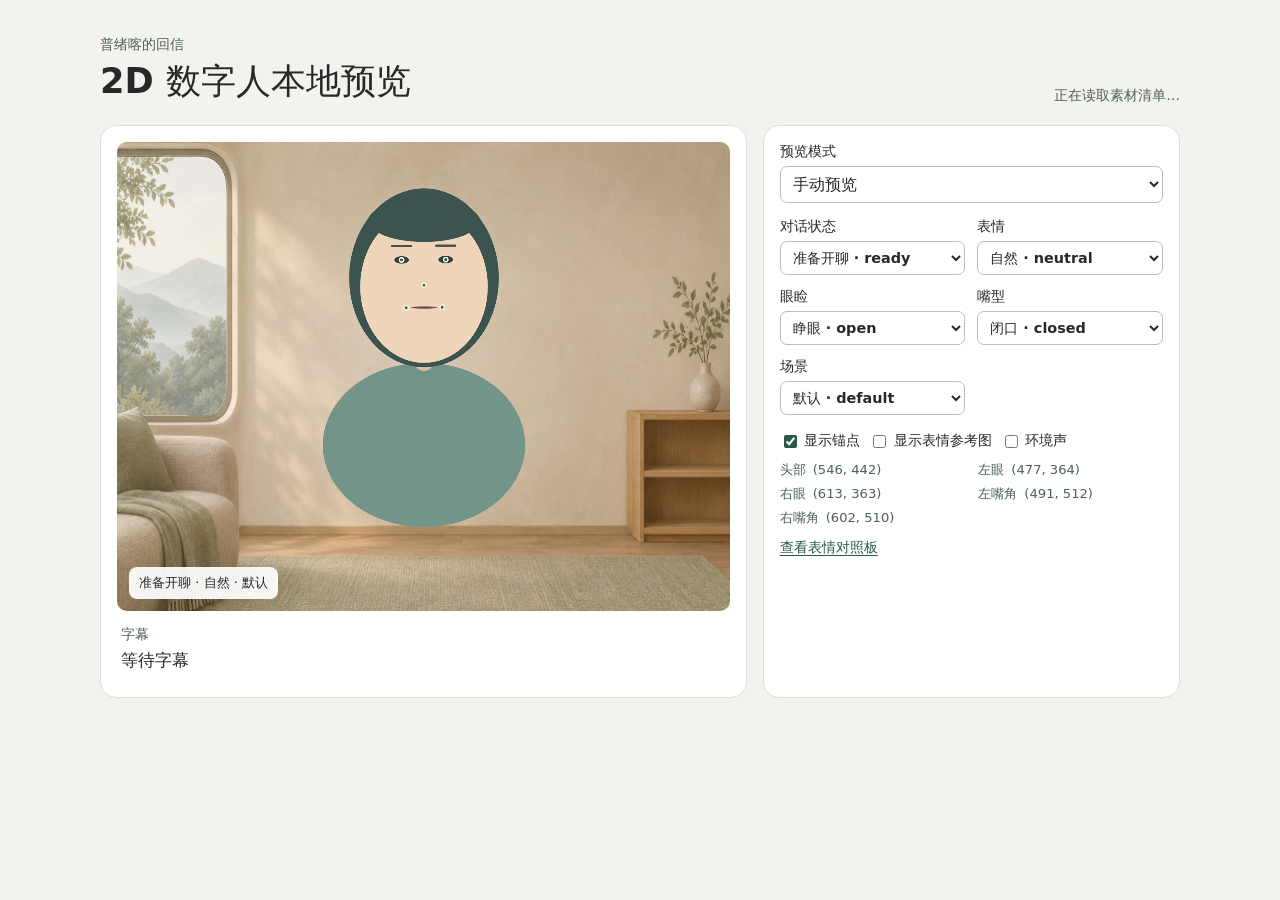
<file: web/avatar-preview/index.html>
<!doctype html>
<html lang="zh-CN">
<head>
  <meta charset="utf-8">
  <meta name="viewport" content="width=device-width, initial-scale=1">
  <title>2D 数字人本地预览</title>
  <link rel="icon" href="data:,">
  <link rel="stylesheet" href="/web/avatar-preview/preview.css">
  <script type="module" src="/web/avatar-preview/preview.mjs"></script>
</head>
<body data-mode="preview">
  <header class="page-header">
    <div>
      <p class="project">普绪喀的回信</p>
      <h1>2D 数字人本地预览</h1>
    </div>
    <output id="assets-status" aria-live="polite">正在读取素材清单…</output>
  </header>
  <main>
    <section class="stage-panel" aria-label="预览画面">
      <div id="stage" data-scene="default">
        <div class="stage-room"></div>
        <canvas id="avatar" role="img" aria-label="角色和锚点预览"></canvas>
        <div id="stage-status" class="stage-status"></div>
      </div>
      <div class="captions">
        <span class="project">字幕</span>
        <p id="caption" aria-live="polite">等待预览</p>
      </div>
      <p id="notice" role="status" hidden></p>
    </section>
    <section class="controls" aria-label="预览控制">
      <div id="live-controls" hidden>
        <p id="connection-status" class="hint" role="status">等待会话连接</p>
        <form id="conversation-form">
          <label for="conversation-input">给普绪喀发消息</label>
          <div class="conversation-row">
            <input id="conversation-input" maxlength="500" autocomplete="off" required>
            <button id="send-text" type="submit" disabled>发送</button>
          </div>
        </form>
        <div class="buttons">
          <button id="interrupt" type="button" disabled>打断</button>
          <button id="reconnect" type="button" hidden>重新连接</button>
        </div>
        <div class="checks">
          <label><input id="speech-output" type="checkbox" disabled> 对白声音</label>
          <label id="microphone-option" hidden><input id="microphone" type="checkbox"> 麦克风</label>
          <label id="camera-option" hidden><input id="camera" type="checkbox"> 摄像头</label>
          <label><input id="scene-lock" type="checkbox"> 锁定场景</label>
        </div>
        <p id="device-status" class="hint" role="status"></p>
        <p id="transcript" class="hint" aria-live="polite" hidden></p>
        <video id="observation-video" muted playsinline hidden></video>
        <details class="session-details">
          <summary>联调时间轴</summary>
          <output id="timing-output" aria-live="polite"></output>
          <ol id="live-trace"></ol>
        </details>
      </div>
      <div id="offline-mode">
        <label for="scenario">预览模式</label>
        <select id="scenario" disabled>
          <option value="">手动预览</option>
        </select>
      </div>
      <div id="manual-controls" class="select-grid">
        <label>对话状态<select id="state" disabled></select></label>
        <label>表情<select id="expression" disabled></select></label>
        <label>眼睑<select id="eyelid" disabled></select></label>
        <label>嘴型<select id="mouth" disabled></select></label>
        <label>场景<select id="scene" disabled></select></label>
      </div>
      <div class="checks">
        <label><input id="anchors" type="checkbox" checked> 显示锚点</label>
        <label id="reference-option"><input id="reference" type="checkbox"> 显示表情参考图</label>
        <label><input id="ambient" type="checkbox" disabled> 环境声</label>
      </div>
      <dl id="anchor-coordinates" aria-label="锚点坐标"></dl>
      <a id="expression-sheet" hidden target="_blank" rel="noopener">查看表情对照板</a>
      <p id="ambient-status" class="hint" role="status" hidden></p>
      <div id="replay-controls" hidden>
        <p class="hint">离线样例 · 模拟播放时钟</p>
        <div class="buttons">
          <button id="play" type="button">自动回放</button>
          <button id="step" type="button">下一帧</button>
          <button id="reset" type="button">重置</button>
        </div>
        <p id="progress" class="progress" role="status"></p>
        <ol id="trace" aria-label="协议事件"></ol>
      </div>
    </section>
  </main>
</body>
</html>
</file>
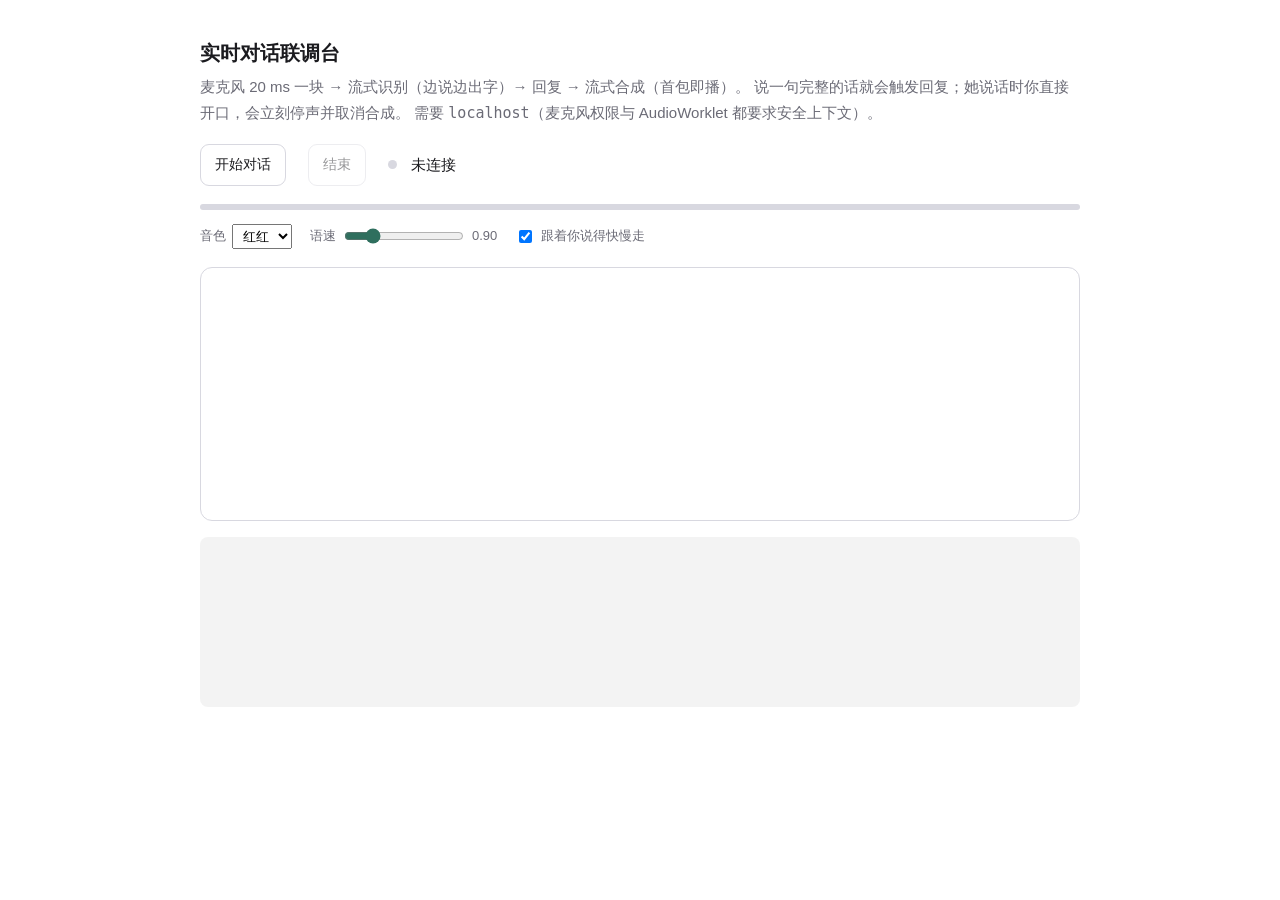
<file: tools/voice/live.html>
<!doctype html>
<html lang="zh-CN">
<meta charset="utf-8">
<title>实时对话联调台</title>
<style>
  :root { color-scheme: light dark; --fg:#1b1b1f; --mut:#6b6b76; --line:#d8d8e0;
          --hi:#2f6f5e; --warn:#a5482f; }
  @media (prefers-color-scheme: dark) { :root { --fg:#e8e8ec; --mut:#9a9aa6;
          --line:#33333c; --hi:#67c2a8; --warn:#e08b6f; } }
  body { font:15px/1.7 -apple-system,"PingFang SC",sans-serif; color:var(--fg);
         margin:36px auto; max-width:880px; padding:0 20px; }
  h1 { font-size:20px; margin:0 0 4px; }
  p.hint { color:var(--mut); margin:0 0 18px; }
  button { font:inherit; font-size:14px; padding:8px 14px; border-radius:9px;
           border:1px solid var(--line); background:transparent; color:var(--fg);
           cursor:pointer; margin-right:8px; }
  button:hover:not(:disabled), button.on { border-color:var(--hi); color:var(--hi); }
  button:disabled { opacity:.45; cursor:default; }
  .run { display:flex; align-items:center; gap:14px; margin-bottom:18px; }
  .pulse { width:9px; height:9px; border-radius:50%; background:var(--line); }
  .pulse.on { background:var(--hi); animation:b 1.1s ease-in-out infinite; }
  .pulse.talk { background:var(--warn); }
  @keyframes b { 0%,100%{opacity:.35} 50%{opacity:1} }
  .meter { height:6px; background:var(--line); border-radius:3px; overflow:hidden;
           margin:0 0 14px; }
  .meter > i { display:block; height:100%; width:0; background:var(--hi); }
  .cfg { display:flex; gap:18px; align-items:center; flex-wrap:wrap; font-size:13px;
         color:var(--mut); margin:0 0 18px; }
  .cfg label { display:flex; align-items:center; gap:6px; }
  .cfg input[type=range] { width:120px; accent-color:var(--hi); }
  .cfg select { font-size:13px; padding:3px 6px; }
  #dialog { min-height:220px; border:1px solid var(--line); border-radius:12px;
            padding:16px 18px; margin-bottom:16px; }
  .turn { margin:0 0 12px; }
  .turn .who { font-size:12px; color:var(--mut); letter-spacing:.04em; }
  .turn.me .say { color:var(--fg); }
  .turn.her .say { color:var(--hi); }
  .interim { color:var(--mut); font-style:italic; }
  .meta { font:12px ui-monospace,Menlo,monospace; color:var(--mut); margin-top:6px; }
  pre { font:11px/1.5 ui-monospace,Menlo,monospace; background:rgba(127,127,127,.09);
        padding:10px 12px; border-radius:8px; height:150px; overflow:auto; margin:0; }
</style>

<h1>实时对话联调台</h1>
<p class="hint">麦克风 20 ms 一块 → 流式识别（边说边出字）→ 回复 → 流式合成（首包即播）。
说一句完整的话就会触发回复；她说话时你直接开口，会立刻停声并取消合成。
需要 <code>localhost</code>（麦克风权限与 AudioWorklet 都要求安全上下文）。</p>

<div class="run">
  <button id="start">开始对话</button>
  <button id="stop" disabled>结束</button>
  <span class="pulse" id="dot"></span>
  <span id="state" class="hint" style="margin:0">未连接</span>
  <span id="mode" class="hint" style="margin:0 0 0 auto;display:none"></span>
</div>
<div class="meter"><i id="level"></i></div>

<div class="cfg" id="cfg" hidden>
  <label>音色
    <select id="voice">
      <option value="B">红红</option>
      <option value="01">小卡</option>
      <option value="13">小U</option>
    </select>
  </label>
  <label>语速
    <input id="rate" type="range" min="0.85" max="1.1" step="0.01" value="0.90">
    <span id="rateval">0.90</span>
  </label>
  <label><input id="auto" type="checkbox" checked> 跟着你说得快慢走</label>
  <span id="ratereason" class="hint" style="margin:0"></span>
</div>

<div id="dialog"></div>
<pre id="log"></pre>

<script type="module">
import { startCapture, createPlayer } from "/web/audio/index.js";
import { bytesToBase64 } from "/web/audio/pcm.js";

const $ = (id) => document.getElementById(id);
const logBox = $("log");
const dialog = $("dialog");
const log = (...a) => { logBox.textContent += a.join(" ") + "\n"; logBox.scrollTop = logBox.scrollHeight; };
const setState = (t, talk = false) => {
  $("state").textContent = t;
  $("dot").className = "pulse" + (talk ? " talk" : " on");
};

let sid = null, es = null, stopCapture = null, activeTurn = null;
let myTurnEl = null, myInterimEl = null;

const player = createPlayer({
  onPlayback(turnId, sentenceId, state, tMs) {
    log(`[playback] ${turnId}/${sentenceId} ${state} @${tMs}`);
    if (state === "started") setState("她在说", true);
    if (state === "ended" || state === "cancelled") { activeTurn = null; setState("听着"); }
  },
  onLevel(_t, _s, level) { $("level").style.width = Math.round(level * 100) + "%"; },
});

function addTurn(who, text) {
  const el = document.createElement("div");
  el.className = "turn " + who;
  el.innerHTML = `<div class="who">${who === "me" ? "你" : "红红"}</div><div class="say"></div>`;
  el.querySelector(".say").textContent = text;
  dialog.appendChild(el);
  dialog.scrollTop = dialog.scrollHeight;
  return el;
}

const api = (path, body) => fetch(`${path}?sid=${sid}`, {
  method: "POST", headers: { "content-type": "application/json" },
  body: JSON.stringify(body ?? {}),
});

/* ---------------- 音色 / 语速 ---------------- */

function sendCfg(obj) {
  if (!sid) return;
  fetch(`/config?sid=${sid}`, { method: "POST", headers: { "content-type": "application/json" },
        body: JSON.stringify(obj) }).catch(() => {});
}
$("voice").onchange = () => {
  sendCfg({ voice: $("voice").value });
  log("[cfg] 音色 → " + $("voice").selectedOptions[0].textContent);
};
$("rate").oninput = () => { $("rateval").textContent = (+$("rate").value).toFixed(2); };
$("rate").onchange = () => sendCfg({ rate: +$("rate").value });
$("auto").onchange = () => {
  sendCfg({ auto: $("auto").checked });
  log("[cfg] 跟随语速 " + ($("auto").checked ? "开" : "关"));
};

$("start").onclick = async () => {
  $("start").disabled = true;
  try {
    await player.unlock();
    const info = await (await fetch("/open", { method: "POST" })).json();
    sid = info.sid;
    log("[open] session " + sid + "  asr=" + info.asr_model + "  tts=" + info.tts);
    $("mode").style.display = "";
    $("mode").textContent = `识别 ${info.asr_model} · 配音 ${info.tts === "cloud" ? "云端复刻" : "本地成品"}`;
    $("cfg").hidden = false;
    $("voice").value = info.voice;
    $("rate").value = info.rate;
    $("rateval").textContent = (+info.rate).toFixed(2);
    $("auto").checked = info.auto;

    es = new EventSource(`/events?sid=${sid}`);
    es.onmessage = (e) => onEvent(JSON.parse(e.data));
    es.onerror = () => log("[sse] 断开");

    if (new URLSearchParams(location.search).has("selftest")) {
      // 不碰麦克风：灌 1.5 秒 220Hz 正弦（当作"你说话了"）+ 1 秒静音，
      // 验证"上行→识别→合成→下行→播放"整条链。纯静音不会触发任何回复。
      log("[selftest] 不开麦克风，灌 1.5 秒测试音 + 1 秒静音");
      const total = 16000 * 2.5;
      const buf = new Int16Array(total);
      for (let n = 0; n < total; n++) {
        const t = n / 16000;
        buf[n] = t < 1.5 ? Math.round(Math.sin(2 * Math.PI * 220 * t) * 9000) : 0;
      }
      let i = 0;
      const timer = setInterval(() => {
        const piece = buf.subarray(i * 320, (i + 1) * 320);
        api("/uplink", { seq: i, t_ms: i * 20, sample_rate: 16000, codec: "pcm_s16le",
                         data: bytesToBase64(new Uint8Array(piece.buffer)) }).catch(() => {});
        if (++i >= total / 320) { clearInterval(timer); log("[selftest] 灌完"); }
      }, 20);
    } else {
      stopCapture = await startCapture({
        onAudio(frame) {
          api("/uplink", frame).catch(() => {});
        },
        onInterrupt(turnId) {
          log(`[barge-in] ${turnId}`);
          player.stopTurn(turnId);
          api("/cancel").catch(() => {});
          activeTurn = null;
          setState("听着（你开口了）");
        },
        getActiveTurn: () => activeTurn,
      });
    }

    $("stop").disabled = false;
    setState("听着");
  } catch (err) {
    log("[error] " + err.message);
    $("start").disabled = false;
  }
};

function onEvent(ev) {
  switch (ev.type) {
    case "transcript": {
      if (!myTurnEl) { myTurnEl = addTurn("me", ""); myInterimEl = myTurnEl.querySelector(".say"); }
      myInterimEl.textContent = ev.text;
      myInterimEl.className = ev.is_final ? "say" : "say interim";
      if (ev.is_final) { myTurnEl = null; myInterimEl = null; }
      break;
    }
    case "reply.text": {
      const el = addTurn("her", ev.text);
      el.querySelector(".say").dataset.turn = ev.turn_id;
      setState("她在说", true);
      break;
    }
    case "reply.audio": {
      activeTurn = ev.turn_id;
      player.queueAudio(ev);
      break;
    }
    case "rate":
      $("rateval").textContent = (+ev.user).toFixed(2);
      $("ratereason").textContent = `实际 ${ev.value}` + (ev.reason ? " · " + ev.reason : "");
      break;
    case "latency":
      log(`[latency] 首包 ${ev.first_packet_ms} ms（${ev.turn_id}）`);
      break;
    case "state":
      log(`[state] ${ev.turn_id} → ${ev.state}`);
      break;
    case "error":
      log(`[error] ${ev.turn_id}: ${ev.message}`);
      break;
  }
}

$("stop").onclick = async () => {
  $("stop").disabled = true;
  await stopCapture?.(); stopCapture = null;
  es?.close(); es = null;
  if (sid) { await api("/close").catch(() => {}); sid = null; }
  player.dispose();
  setState("已结束");
  $("dot").className = "pulse";
  $("start").disabled = false;
};

window.addEventListener("pagehide", () => { stopCapture?.(); es?.close(); player.dispose(); });

// ?selftest=1 时自动开始，方便无头浏览器一键验证整条链
if (new URLSearchParams(location.search).has("selftest")) setTimeout(() => $("start").click(), 60);
</script>
</html>
</file>
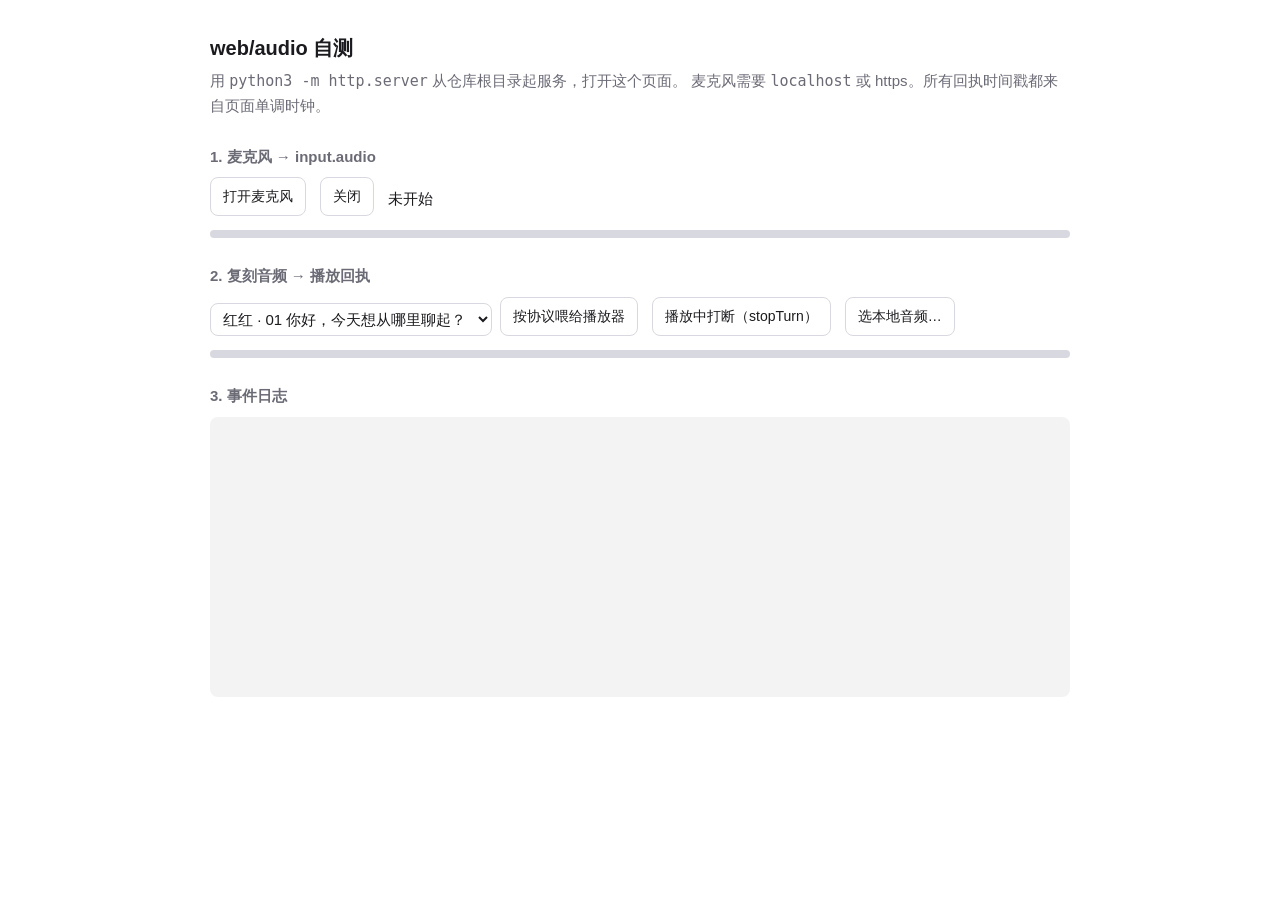
<file: web/audio/selftest.html>
<!doctype html>
<html lang="zh-CN">
<meta charset="utf-8">
<title>web/audio 自测</title>
<style>
  :root { color-scheme: light dark; --fg:#1b1b1f; --mut:#6b6b76; --line:#d8d8e0; --hi:#2f6f5e; }
  @media (prefers-color-scheme: dark) { :root { --fg:#e8e8ec; --mut:#9a9aa6; --line:#33333c; --hi:#67c2a8; } }
  body { font:15px/1.65 -apple-system,"PingFang SC",sans-serif; color:var(--fg);
         margin:32px auto; max-width:860px; padding:0 20px; }
  h1 { font-size:20px; margin:0 0 4px; }
  h2 { font-size:15px; margin:26px 0 8px; color:var(--mut); font-weight:600; }
  p.hint { color:var(--mut); margin:0 0 14px; }
  button { font:inherit; font-size:14px; padding:7px 12px; margin:0 6px 6px 0; border-radius:8px;
           border:1px solid var(--line); background:transparent; color:var(--fg); cursor:pointer; }
  button:hover, button.on { border-color:var(--hi); color:var(--hi); }
  select { font:inherit; padding:6px 8px; border-radius:8px; border:1px solid var(--line);
           background:transparent; color:var(--fg); }
  .meter { height:8px; background:var(--line); border-radius:4px; overflow:hidden; margin:8px 0 14px; }
  .meter > i { display:block; height:100%; width:0; background:var(--hi); transition:width .05s linear; }
  pre { font:12px/1.5 ui-monospace,SFMono-Regular,Menlo,monospace; background:rgba(127,127,127,.09);
        padding:10px 12px; border-radius:8px; height:260px; overflow:auto; margin:0; }
  .row { display:flex; gap:8px; align-items:center; flex-wrap:wrap; }
</style>

<h1>web/audio 自测</h1>
<p class="hint">用 <code>python3 -m http.server</code> 从仓库根目录起服务，打开这个页面。
麦克风需要 <code>localhost</code> 或 https。所有回执时间戳都来自页面单调时钟。</p>

<h2>1. 麦克风 → input.audio</h2>
<div class="row">
  <button id="mic">打开麦克风</button>
  <button id="stopmic" disabled>关闭</button>
  <span id="micstate" class="hint" style="margin:0">未开始</span>
</div>
<div class="meter"><i id="miclevel"></i></div>

<h2>2. 复刻音频 → 播放回执</h2>
<div class="row">
  <select id="clip">
    <option value="../../assets/voice/final/B/01.wav">红红 · 01 你好，今天想从哪里聊起？</option>
    <option value="../../assets/voice/final/B/10.wav">红红 · 10 今天也辛苦了…</option>
    <option value="../../assets/voice/final/01/11.wav">小卡 · 11 嗯，我在…</option>
    <option value="../../assets/voice/final/13/11.wav">小U · 11 嗯，我在…</option>
  </select>
  <button id="play">按协议喂给播放器</button>
  <button id="barge" disabled>播放中打断（stopTurn）</button>
  <input id="file" type="file" accept="audio/*" hidden>
  <button id="pick">选本地音频…</button>
</div>
<div class="meter"><i id="outlevel"></i></div>

<h2>3. 事件日志</h2>
<pre id="log"></pre>

<script type="module">
import { startCapture, createPlayer } from "./index.js";
import { Resampler, float32ToInt16, base64ToBytes, int16ToFloat32, rmsOf, bytesToBase64 } from "./pcm.js";

const $ = (id) => document.getElementById(id);
const logBox = $("log");
function log(...parts) {
  const line = parts.join(" ");
  logBox.textContent += line + "\n";
  logBox.scrollTop = logBox.scrollHeight;
}

/* ---------------- 播放器 ---------------- */

let activeTurn = null; // 供插话判定：正在播/准备中的回合
const player = createPlayer({
  onPlayback(turnId, sentenceId, state, tMs) {
    log(`[playback] ${turnId}/${sentenceId} ${state} @${tMs}ms`);
    if (state === "ended" || state === "cancelled") {
      activeTurn = null;
      $("barge").disabled = true;
    }
  },
  onLevel(turnId, sentenceId, level, tMs) {
    $("outlevel").style.width = Math.round(level * 100) + "%";
  },
});

/** 把一段 AudioBuffer 按协议切成 reply.audio 帧喂进去。 */
async function feedBuffer(buffer, { turnId = "R1", sentenceId = "S1", chunkMs = 20, realtime = true } = {}) {
  await player.unlock();
  activeTurn = turnId;
  $("barge").disabled = false;

  const rate = buffer.sampleRate;
  let mono = buffer.getChannelData(0);
  if (buffer.numberOfChannels > 1) {
    const l = buffer.getChannelData(0), r = buffer.getChannelData(1);
    mono = new Float32Array(l.length);
    for (let i = 0; i < l.length; i++) mono[i] = (l[i] + r[i]) / 2;
  }
  const rs = new Resampler(rate, 24000);
  const pcm = rs.process(mono);
  const size = (24000 * chunkMs) / 1000;
  const total = Math.ceil(pcm.length / size);

  log(`[feed] ${turnId}/${sentenceId} ${rate}Hz → 24000Hz，${total} 块，每块 ${chunkMs}ms`);
  for (let i = 0; i < total; i++) {
    const piece = pcm.subarray(i * size, Math.min((i + 1) * size, pcm.length));
    const i16 = float32ToInt16(piece);
    player.queueAudio({
      turn_id: turnId,
      sentence_id: sentenceId,
      seq: i,
      sample_rate: 24000,
      codec: "pcm_s16le",
      data: bytesToBase64(new Uint8Array(i16.buffer)),
      is_last: i === total - 1,
    });
    if (realtime) await new Promise((r) => setTimeout(r, chunkMs));
  }
}

async function playUrl(url) {
  const res = await fetch(url);
  const bytes = await res.arrayBuffer();
  const ctx = new (window.AudioContext || window.webkitAudioContext)();
  const buffer = await ctx.decodeAudioData(bytes);
  await ctx.close();
  await feedBuffer(buffer);
}

$("play").onclick = async () => {
  try {
    await playUrl($("clip").value);
  } catch (e) {
    log("[error] " + e.message);
  }
};

$("pick").onclick = () => $("file").click();
$("file").onchange = async (e) => {
  const f = e.target.files[0];
  if (!f) return;
  const ctx = new (window.AudioContext || window.webkitAudioContext)();
  const buffer = await ctx.decodeAudioData(await f.arrayBuffer());
  await ctx.close();
  await feedBuffer(buffer);
};

$("barge").onclick = () => {
  const turnId = activeTurn;
  if (!turnId) return;
  log(`[barge] stopTurn(${turnId})`);
  player.stopTurn(turnId);
  activeTurn = null;
  $("barge").disabled = true;
};

/* ---------------- 采集 ---------------- */

let stopCapture = null;
let frames = 0;

$("mic").onclick = async () => {
  try {
    stopCapture = await startCapture({
      onAudio(frame) {
        frames++;
        const bytes = base64ToBytes(frame.data);
        const level = rmsOf(int16ToFloat32(new Int16Array(bytes.buffer, bytes.byteOffset, bytes.byteLength / 2)));
        $("miclevel").style.width = Math.min(100, Math.round(level * 400)) + "%";
        if (frames % 25 === 0) {
          log(`[input.audio] seq=${frame.seq} ${frame.sample_rate}Hz ${frame.codec} ${frame.data.length}B @${frame.t_ms}ms`);
        }
      },
      onInterrupt(turnId) {
        log(`[interrupt] ${turnId} — 采集层判定用户开口`);
        player.stopTurn(turnId);
        activeTurn = null;
      },
      getActiveTurn: () => activeTurn,
      vad: { threshold: 0.02, holdMs: 60, cooldownMs: 700 },
    });
    $("mic").classList.add("on");
    $("stopmic").disabled = false;
    $("micstate").textContent = "采集中，每 20ms 一块";
    log("[capture] 已打开");
  } catch (e) {
    log("[error] " + e.message);
  }
};

$("stopmic").onclick = async () => {
  if (!stopCapture) return;
  await stopCapture();
  stopCapture = null;
  $("mic").classList.remove("on");
  $("stopmic").disabled = true;
  $("micstate").textContent = "已关闭";
  log(`[capture] 已关闭，共 ${frames} 块`);
};

window.addEventListener("pagehide", () => {
  stopCapture?.();
  player.dispose();
});
</script>
</html>
</file>
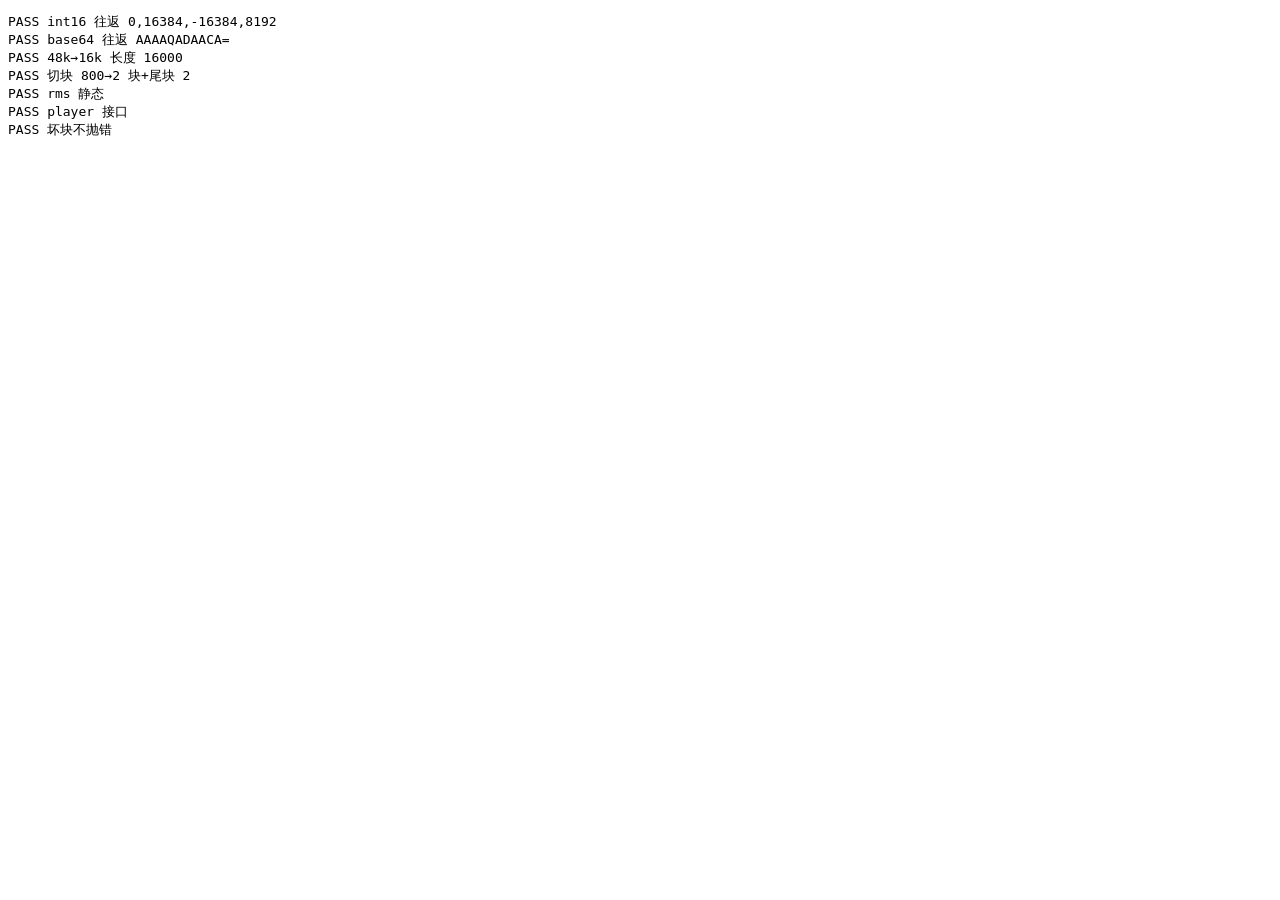
<file: web/audio/smoke.html>
<!doctype html><meta charset="utf-8"><title>web/audio 冒烟测试</title>
<!-- 无头浏览器里跑：检查 pcm 的往返、重采样长度、切块与 player 接口。
     用法：Chrome --headless=new --dump-dom http://localhost:8000/web/audio/smoke.html -->
<pre id="out">running</pre>
<script type="module">
import * as pcm from "./pcm.js";
import { createPlayer } from "./index.js";
const L = [];
const ok = (n, c, x="") => L.push(`${c?"PASS":"FAIL"} ${n} ${x}`);
try {
  const f32 = new Float32Array([0, 0.5, -0.5, 0.25]);
  const i16 = pcm.float32ToInt16(f32);
  const back = pcm.int16ToFloat32(i16);
  ok("int16 往返", Math.max(...[...back].map((v,i)=>Math.abs(v-f32[i]))) < 1e-3, [...i16].join(","));
  const b64 = pcm.bytesToBase64(new Uint8Array(i16.buffer));
  const rt = new Uint8Array(pcm.base64ToBytes(b64));
  ok("base64 往返", rt.length===i16.byteLength && b64.length>0, b64.slice(0,12));
  const rs = new pcm.Resampler(48000, 16000);
  const src = new Float32Array(48000).map((_,i)=>Math.sin(2*Math.PI*440*i/48000));
  let n = 0; for (let i=0;i<48000;i+=1024) n += rs.process(src.subarray(i,i+1024)).length;
  ok("48k→16k 长度", Math.abs(n-16000)<40, n);
  const fr = new pcm.Framer(320);
  const frames = fr.push(new Float32Array(800));
  const tail = fr.flush();
  ok("切块 800→2 块+尾块", frames.length===2 && frames.every(f=>f.length===320) && tail.length===320, frames.length);
  ok("rms 静态", pcm.rmsOf(new Float32Array(320))===0 && Math.abs(pcm.rmsOf(new Float32Array(320).fill(1))-1)<1e-6);
  const p = createPlayer({});
  ok("player 接口", ["queueAudio","stopTurn","stopAll","dispose","unlock"].every(k=>typeof p[k]==="function"));
  p.queueAudio({turn_id:"R1",sentence_id:"S1",seq:0,sample_rate:24000,codec:"pcm_s16le",data:"AAAA",is_last:true});
  ok("坏块不抛错", true);
} catch (e) { L.push("ERROR " + (e && e.stack ? e.stack.split("\n")[0] : e)); }
document.getElementById("out").textContent = L.join("\n");
</script>
</file>
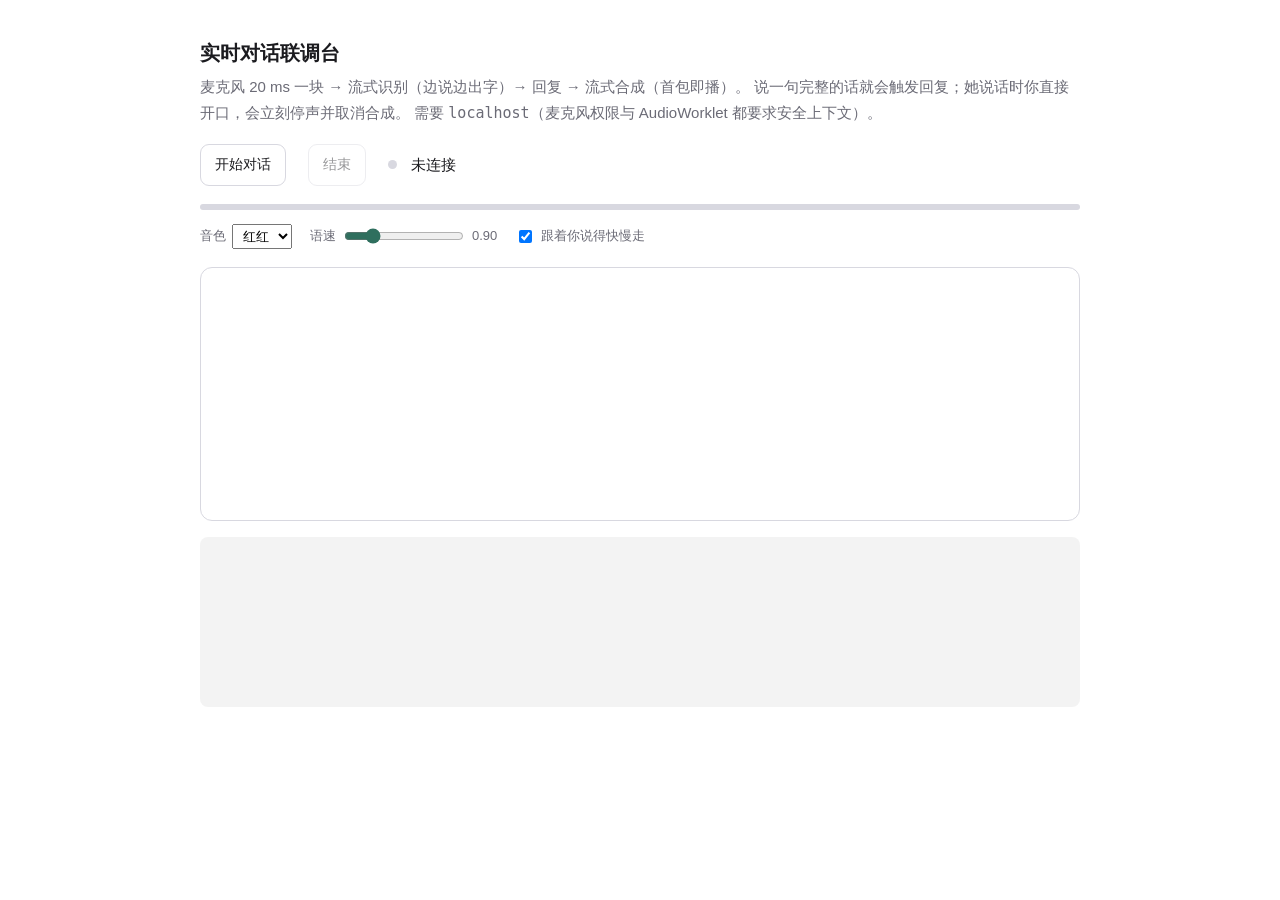
<file: wanghao/tools/voice/live.html>
<!doctype html>
<html lang="zh-CN">
<meta charset="utf-8">
<title>实时对话联调台</title>
<style>
  :root { color-scheme: light dark; --fg:#1b1b1f; --mut:#6b6b76; --line:#d8d8e0;
          --hi:#2f6f5e; --warn:#a5482f; }
  @media (prefers-color-scheme: dark) { :root { --fg:#e8e8ec; --mut:#9a9aa6;
          --line:#33333c; --hi:#67c2a8; --warn:#e08b6f; } }
  body { font:15px/1.7 -apple-system,"PingFang SC",sans-serif; color:var(--fg);
         margin:36px auto; max-width:880px; padding:0 20px; }
  h1 { font-size:20px; margin:0 0 4px; }
  p.hint { color:var(--mut); margin:0 0 18px; }
  button { font:inherit; font-size:14px; padding:8px 14px; border-radius:9px;
           border:1px solid var(--line); background:transparent; color:var(--fg);
           cursor:pointer; margin-right:8px; }
  button:hover:not(:disabled), button.on { border-color:var(--hi); color:var(--hi); }
  button:disabled { opacity:.45; cursor:default; }
  .run { display:flex; align-items:center; gap:14px; margin-bottom:18px; }
  .pulse { width:9px; height:9px; border-radius:50%; background:var(--line); }
  .pulse.on { background:var(--hi); animation:b 1.1s ease-in-out infinite; }
  .pulse.talk { background:var(--warn); }
  @keyframes b { 0%,100%{opacity:.35} 50%{opacity:1} }
  .meter { height:6px; background:var(--line); border-radius:3px; overflow:hidden;
           margin:0 0 14px; }
  .meter > i { display:block; height:100%; width:0; background:var(--hi); }
  .cfg { display:flex; gap:18px; align-items:center; flex-wrap:wrap; font-size:13px;
         color:var(--mut); margin:0 0 18px; }
  .cfg label { display:flex; align-items:center; gap:6px; }
  .cfg input[type=range] { width:120px; accent-color:var(--hi); }
  .cfg select { font-size:13px; padding:3px 6px; }
  #dialog { min-height:220px; border:1px solid var(--line); border-radius:12px;
            padding:16px 18px; margin-bottom:16px; }
  .turn { margin:0 0 12px; }
  .turn .who { font-size:12px; color:var(--mut); letter-spacing:.04em; }
  .turn.me .say { color:var(--fg); }
  .turn.her .say { color:var(--hi); }
  .interim { color:var(--mut); font-style:italic; }
  .meta { font:12px ui-monospace,Menlo,monospace; color:var(--mut); margin-top:6px; }
  pre { font:11px/1.5 ui-monospace,Menlo,monospace; background:rgba(127,127,127,.09);
        padding:10px 12px; border-radius:8px; height:150px; overflow:auto; margin:0; }
</style>

<h1>实时对话联调台</h1>
<p class="hint">麦克风 20 ms 一块 → 流式识别（边说边出字）→ 回复 → 流式合成（首包即播）。
说一句完整的话就会触发回复；她说话时你直接开口，会立刻停声并取消合成。
需要 <code>localhost</code>（麦克风权限与 AudioWorklet 都要求安全上下文）。</p>

<div class="run">
  <button id="start">开始对话</button>
  <button id="stop" disabled>结束</button>
  <span class="pulse" id="dot"></span>
  <span id="state" class="hint" style="margin:0">未连接</span>
  <span id="mode" class="hint" style="margin:0 0 0 auto;display:none"></span>
</div>
<div class="meter"><i id="level"></i></div>

<div class="cfg" id="cfg" hidden>
  <label>音色
    <select id="voice">
      <option value="B">红红</option>
      <option value="01">小卡</option>
      <option value="13">小U</option>
    </select>
  </label>
  <label>语速
    <input id="rate" type="range" min="0.85" max="1.1" step="0.01" value="0.90">
    <span id="rateval">0.90</span>
  </label>
  <label><input id="auto" type="checkbox" checked> 跟着你说得快慢走</label>
  <span id="ratereason" class="hint" style="margin:0"></span>
</div>

<div id="dialog"></div>
<pre id="log"></pre>

<script type="module">
import { startCapture, createPlayer } from "/wanghao/web/audio/index.js";
import { bytesToBase64 } from "/wanghao/web/audio/pcm.js";

const $ = (id) => document.getElementById(id);
const logBox = $("log");
const dialog = $("dialog");
const log = (...a) => { logBox.textContent += a.join(" ") + "\n"; logBox.scrollTop = logBox.scrollHeight; };
const setState = (t, talk = false) => {
  $("state").textContent = t;
  $("dot").className = "pulse" + (talk ? " talk" : " on");
};

let sid = null, es = null, stopCapture = null, activeTurn = null;
let myTurnEl = null, myInterimEl = null;

const player = createPlayer({
  onPlayback(turnId, sentenceId, state, tMs) {
    log(`[playback] ${turnId}/${sentenceId} ${state} @${tMs}`);
    if (state === "started") setState("她在说", true);
    if (state === "ended" || state === "cancelled") { activeTurn = null; setState("听着"); }
  },
  onLevel(_t, _s, level) { $("level").style.width = Math.round(level * 100) + "%"; },
});

function addTurn(who, text) {
  const el = document.createElement("div");
  el.className = "turn " + who;
  el.innerHTML = `<div class="who">${who === "me" ? "你" : "红红"}</div><div class="say"></div>`;
  el.querySelector(".say").textContent = text;
  dialog.appendChild(el);
  dialog.scrollTop = dialog.scrollHeight;
  return el;
}

const api = (path, body) => fetch(`${path}?sid=${sid}`, {
  method: "POST", headers: { "content-type": "application/json" },
  body: JSON.stringify(body ?? {}),
});

/* ---------------- 音色 / 语速 ---------------- */

function sendCfg(obj) {
  if (!sid) return;
  fetch(`/config?sid=${sid}`, { method: "POST", headers: { "content-type": "application/json" },
        body: JSON.stringify(obj) }).catch(() => {});
}
$("voice").onchange = () => {
  sendCfg({ voice: $("voice").value });
  log("[cfg] 音色 → " + $("voice").selectedOptions[0].textContent);
};
$("rate").oninput = () => { $("rateval").textContent = (+$("rate").value).toFixed(2); };
$("rate").onchange = () => sendCfg({ rate: +$("rate").value });
$("auto").onchange = () => {
  sendCfg({ auto: $("auto").checked });
  log("[cfg] 跟随语速 " + ($("auto").checked ? "开" : "关"));
};

$("start").onclick = async () => {
  $("start").disabled = true;
  try {
    await player.unlock();
    const info = await (await fetch("/open", { method: "POST" })).json();
    sid = info.sid;
    log("[open] session " + sid + "  asr=" + info.asr_model + "  tts=" + info.tts);
    $("mode").style.display = "";
    $("mode").textContent = `识别 ${info.asr_model} · 配音 ${info.tts === "cloud" ? "云端复刻" : "本地成品"}`;
    $("cfg").hidden = false;
    $("voice").value = info.voice;
    $("rate").value = info.rate;
    $("rateval").textContent = (+info.rate).toFixed(2);
    $("auto").checked = info.auto;

    es = new EventSource(`/events?sid=${sid}`);
    es.onmessage = (e) => onEvent(JSON.parse(e.data));
    es.onerror = () => log("[sse] 断开");

    if (new URLSearchParams(location.search).has("selftest")) {
      // 不碰麦克风：灌 1.5 秒 220Hz 正弦（当作"你说话了"）+ 1 秒静音，
      // 验证"上行→识别→合成→下行→播放"整条链。纯静音不会触发任何回复。
      log("[selftest] 不开麦克风，灌 1.5 秒测试音 + 1 秒静音");
      const total = 16000 * 2.5;
      const buf = new Int16Array(total);
      for (let n = 0; n < total; n++) {
        const t = n / 16000;
        buf[n] = t < 1.5 ? Math.round(Math.sin(2 * Math.PI * 220 * t) * 9000) : 0;
      }
      let i = 0;
      const timer = setInterval(() => {
        const piece = buf.subarray(i * 320, (i + 1) * 320);
        api("/uplink", { seq: i, t_ms: i * 20, sample_rate: 16000, codec: "pcm_s16le",
                         data: bytesToBase64(new Uint8Array(piece.buffer)) }).catch(() => {});
        if (++i >= total / 320) { clearInterval(timer); log("[selftest] 灌完"); }
      }, 20);
    } else {
      stopCapture = await startCapture({
        onAudio(frame) {
          api("/uplink", frame).catch(() => {});
        },
        onInterrupt(turnId) {
          log(`[barge-in] ${turnId}`);
          player.stopTurn(turnId);
          api("/cancel").catch(() => {});
          activeTurn = null;
          setState("听着（你开口了）");
        },
        getActiveTurn: () => activeTurn,
      });
    }

    $("stop").disabled = false;
    setState("听着");
  } catch (err) {
    log("[error] " + err.message);
    $("start").disabled = false;
  }
};

function onEvent(ev) {
  switch (ev.type) {
    case "transcript": {
      if (!myTurnEl) { myTurnEl = addTurn("me", ""); myInterimEl = myTurnEl.querySelector(".say"); }
      myInterimEl.textContent = ev.text;
      myInterimEl.className = ev.is_final ? "say" : "say interim";
      if (ev.is_final) { myTurnEl = null; myInterimEl = null; }
      break;
    }
    case "reply.text": {
      const el = addTurn("her", ev.text);
      el.querySelector(".say").dataset.turn = ev.turn_id;
      setState("她在说", true);
      break;
    }
    case "reply.audio": {
      activeTurn = ev.turn_id;
      player.queueAudio(ev);
      break;
    }
    case "rate":
      $("rateval").textContent = (+ev.user).toFixed(2);
      $("ratereason").textContent = `实际 ${ev.value}` + (ev.reason ? " · " + ev.reason : "");
      break;
    case "latency":
      log(`[latency] 首包 ${ev.first_packet_ms} ms（${ev.turn_id}）`);
      break;
    case "state":
      log(`[state] ${ev.turn_id} → ${ev.state}`);
      break;
    case "error":
      log(`[error] ${ev.turn_id}: ${ev.message}`);
      break;
  }
}

$("stop").onclick = async () => {
  $("stop").disabled = true;
  await stopCapture?.(); stopCapture = null;
  es?.close(); es = null;
  if (sid) { await api("/close").catch(() => {}); sid = null; }
  player.dispose();
  setState("已结束");
  $("dot").className = "pulse";
  $("start").disabled = false;
};

window.addEventListener("pagehide", () => { stopCapture?.(); es?.close(); player.dispose(); });

// ?selftest=1 时自动开始，方便无头浏览器一键验证整条链
if (new URLSearchParams(location.search).has("selftest")) setTimeout(() => $("start").click(), 60);
</script>
</html>
</file>
<file: web/avatar-preview/preview.css>
:root {
  color-scheme: light;
  font-family: system-ui, "Microsoft YaHei", sans-serif;
  color: #252a29;
  background: #f2f3ee;
  font-synthesis: none;
}

* { box-sizing: border-box; }
[hidden] { display: none !important; }
body { width: min(1080px, calc(100% - 32px)); margin: 0 auto; }

.page-header {
  display: flex;
  flex-wrap: wrap;
  justify-content: space-between;
  align-items: end;
  gap: 12px;
  margin: 36px 0 20px;
}

.project, .hint, .progress {
  color: #4e615b;
  font-size: .86rem;
  margin: 0;
}

h1 { font-size: clamp(1.5rem, 4vw, 2.2rem); margin: 4px 0 0; }
#assets-status { color: #4e615b; font-size: .86rem; max-width: 32rem; }

main {
  display: grid;
  grid-template-columns: minmax(0, 1.55fr) minmax(280px, 1fr);
  gap: 16px;
  margin-bottom: 28px;
}

.stage-panel, .controls {
  background: #fff;
  border: 1px solid #dbe1dc;
  border-radius: 16px;
  padding: 16px;
  min-width: 0;
}

.stage-panel { align-self: start; }
#stage {
  position: relative;
  display: grid;
  place-items: center;
  overflow: hidden;
  min-height: 280px;
  border-radius: 10px;
  background-color: #e2eae3;
  transition: background-color 240ms ease;
}

#stage[data-scene="quiet"] { background-color: #dce2ef; }
#stage[data-scene="practice"] { background-color: #f3e7cc; }
.stage-room {
  position: absolute;
  inset: 0;
  background: radial-gradient(ellipse at 21% 4%, #fff9, transparent 70%);
  background-position: center;
  background-size: 100% 100%;
  pointer-events: none;
}

.stage-light {
  position: absolute;
  inset: 0;
  background-position: center;
  background-size: 100% 100%;
  opacity: 0;
  transition: opacity var(--scene-transition, 240ms) ease;
}

#stage[data-scene="default"] .stage-light[data-light="default"],
#stage[data-scene="quiet"] .stage-light[data-light="quiet"],
#stage[data-scene="practice"] .stage-light[data-light="practice"] { opacity: 1; }

canvas { position: relative; display: block; width: min(74%, 352px); height: auto; }
.stage-status {
  position: absolute;
  inset: auto 12px 12px;
  padding: 7px 10px;
  border-radius: 8px;
  background: #ffffffed;
  font-size: .82rem;
  width: fit-content;
  max-width: calc(100% - 24px);
}

.captions { padding: 13px 4px 2px; min-height: 70px; }
#caption { margin: 4px 0 0; font-size: 1.08rem; overflow-wrap: anywhere; }
#notice { margin: 0 4px 6px; color: #6d4b20; font-size: .87rem; }
#offline-mode > label, #conversation-form > label, .select-grid label {
  display: block;
  font-size: .9rem;
  font-weight: 600;
}
.select-grid { display: grid; grid-template-columns: 1fr 1fr; gap: 12px; margin-top: 14px; }
select, button { font: inherit; }
select {
  display: block;
  width: 100%;
  margin-top: 5px;
  padding: 7px 8px;
  color: #252a29;
  background: #fff;
  border: 1px solid #b4c2b9;
  border-radius: 7px;
}

.checks, .buttons { display: flex; flex-wrap: wrap; gap: 9px; }
.checks { margin-top: 16px; font-size: .88rem; }
.checks input { accent-color: #28594b; vertical-align: middle; }
#conversation-form { margin-top: 12px; }
.conversation-row { display: flex; gap: 8px; margin-top: 5px; }
#conversation-input {
  min-width: 0;
  flex: 1;
  font: inherit;
  padding: 7px 8px;
  border: 1px solid #b4c2b9;
  border-radius: 7px;
}
#device-status, #transcript { margin-top: 8px; overflow-wrap: anywhere; }
.session-details { margin-top: 12px; color: #3b5149; font-size: .86rem; }
#timing-output { display: block; margin-top: 6px; }
#expression-sheet {
  display: inline-block;
  margin-top: 12px;
  color: #28594b;
  font-size: .86rem;
  text-underline-offset: .2em;
}

#ambient-status { margin-top: 7px; color: #6d4b20; }
#anchor-coordinates {
  display: grid;
  grid-template-columns: repeat(auto-fit, minmax(128px, 1fr));
  gap: 6px 14px;
  margin: 10px 0 0;
  color: #4e615b;
  font-size: .82rem;
}

#anchor-coordinates div { display: flex; gap: 7px; align-items: baseline; }
#anchor-coordinates dd { margin: 0; font-variant-numeric: tabular-nums; }
#replay-controls { margin-top: 16px; border-top: 1px solid #e2e8e3; padding-top: 14px; }
.buttons { margin: 8px 0; }
button {
  cursor: pointer;
  color: #23443b;
  background: #eef4ed;
  border: 1px solid #bdcfc5;
  border-radius: 7px;
  padding: 7px 10px;
}

button:disabled { opacity: .55; cursor: default; }
:is(button, select, input):focus-visible { outline: 2px solid #28594b; outline-offset: 2px; }
#trace, #live-trace {
  margin: 8px 0 0;
  padding: 0 0 0 25px;
  max-height: 245px;
  overflow: auto;
  color: #3b5149;
  font: .82rem/1.6 ui-monospace, "Microsoft YaHei", monospace;
  overflow-wrap: anywhere;
}

#trace .mismatch { color: #97362b; font-weight: 600; }
@media (max-width: 690px) { main { grid-template-columns: minmax(0, 1fr); } }
@media (max-width: 390px) {
  .select-grid { grid-template-columns: minmax(0, 1fr); }
}
@media (prefers-reduced-motion: reduce) {
  #stage, .stage-light { transition-duration: 0ms !important; }
}
</file>
